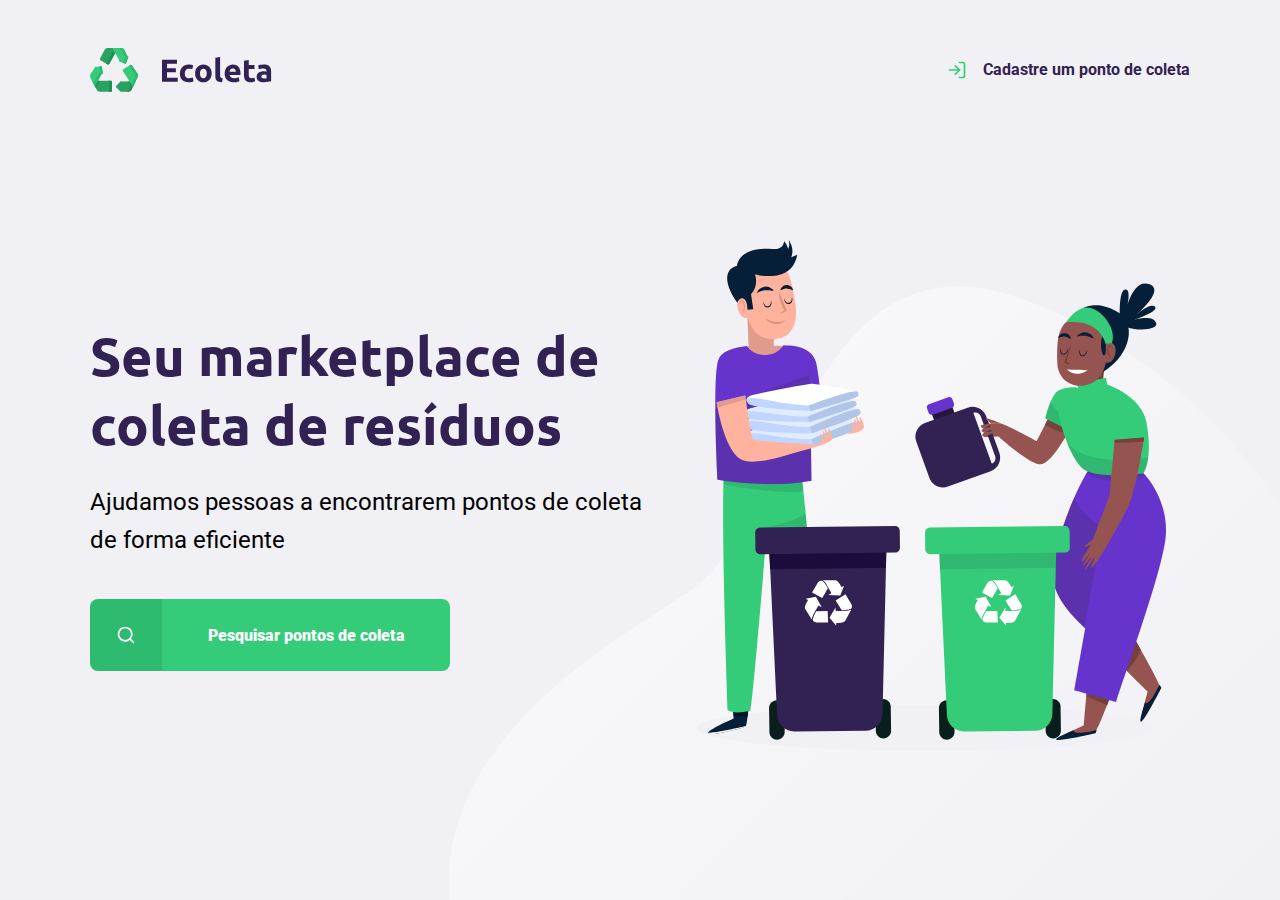
<file: index.html>
<!DOCTYPE html>
<html lang="pt_br">
<head>
    <meta charset="UTF-8">
    <meta http-equiv="X-UA-Compatible" content="IE=edge">
    <meta name="viewport" content="width=device-width, initial-scale=1.0">

    <link href="https://fonts.googleapis.com/css2?family=Roboto:wght@300;700&family=Ubuntu:wght@700&display=swap" rel="stylesheet">
    <link rel="stylesheet" href="/style/main.css">
    <link rel="stylesheet" href="/style/home.css">
    <link rel="stylesheet" href="/style/responsive.css">

    <title>Ecoleta</title>
</head>
<body>
    <div id="page-home">
        
        <div class="content">
            <header>
                <img src="/style/assets/logo.svg" alt="Logomarca">
                <a href="#">
                    <span></span>
                    Cadastre um ponto de coleta
                </a>
            </header>
            
            <main>
                <h1>Seu marketplace de coleta de resíduos</h1>
                
                <p>Ajudamos pessoas a encontrarem pontos de coleta de forma eficiente</p>
                
                <a href="#">
                    <span></span>
                    <strong>Pesquisar pontos de coleta</strong>
                </a>
            </main>
        
        </div>
    </div>

</body>
</html>
</file>
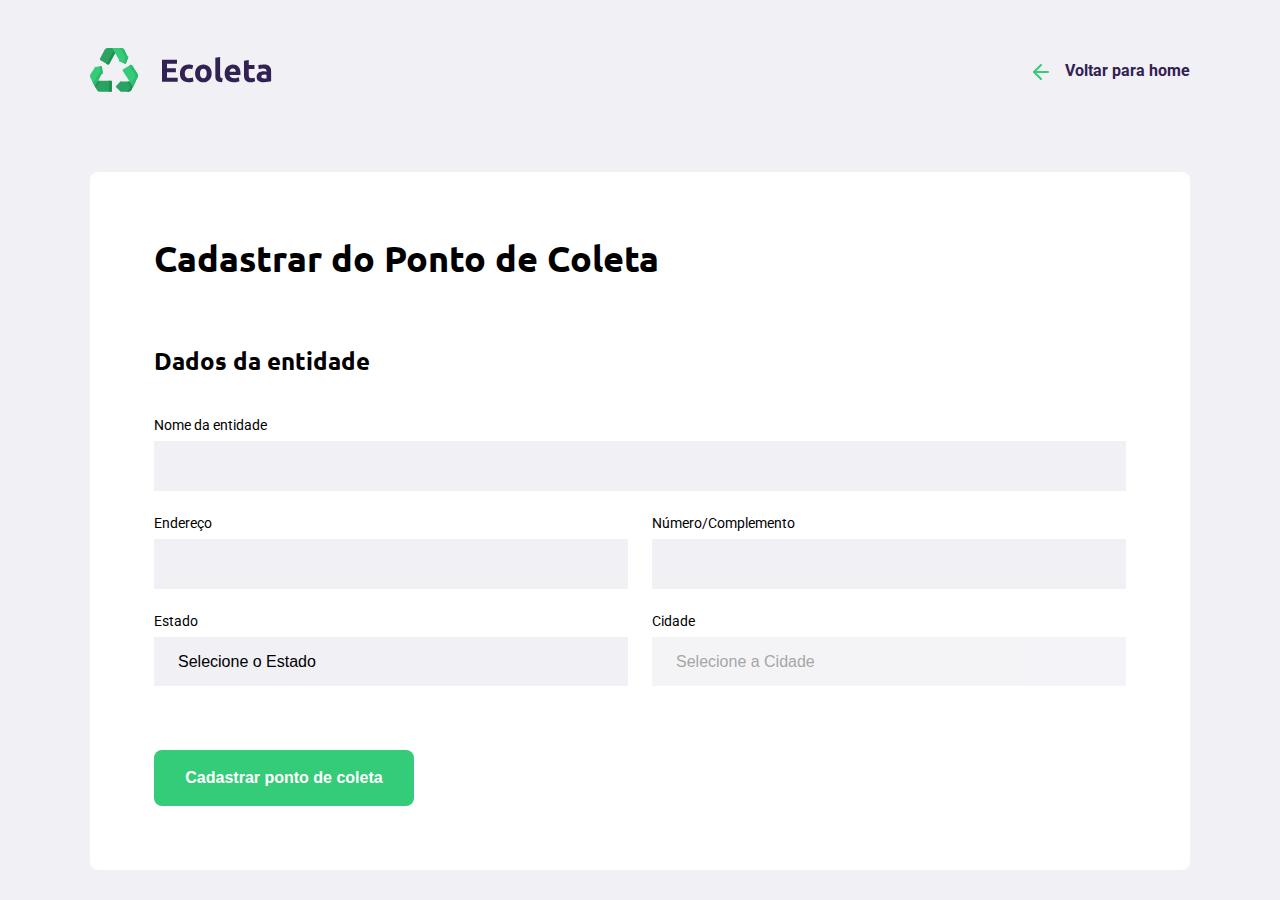
<file: create-point.html>
<!DOCTYPE html>
<html lang="pt_br">
<head>
    <meta charset="UTF-8">
    <meta http-equiv="X-UA-Compatible" content="IE=edge">
    <meta name="viewport" content="width=device-width, initial-scale=1.0">
    <title>Criar um ponto de coleta</title>

    <link href="https://fonts.googleapis.com/css2?family=Roboto:wght@300;700&family=Ubuntu:wght@700&display=swap" rel="stylesheet">

    <link rel="stylesheet" href="/style/main.css">
    <link rel="stylesheet" href="/style/create-point.css">
    <link rel="stylesheet" href="/style/responsive.css">

</head>
<body>

    <div id="page-create-point">
            
            <header>
                <img src="/style/assets/logo.svg" alt="Logomarca">
                <a href="#">
                    <span></span>
                    Voltar para home
                </a>
            </header>
            
            <form action="">
                <h1>Cadastrar do Ponto de Coleta</h1>
                
                <fieldset>
                    <legend>
                        <h2>Dados da entidade</h2>
                    </legend>

                    <div class="field">
                        <label for="name">Nome da entidade</label>
                        <input type="text" name="name">
                    </div>

                    <div class="field-group">
                        <div class="field">
                            <label for="address">Endereço</label>
                            <input type="text" name="address">
                        </div>

                        <div class="field">
                            <label for="address2">Número/Complemento</label>
                            <input type="number" name="address2">
                        </div>
                    </div>

                    <div class="field-group">
                        <div class="field">
                            <label for="state">Estado</label>
                            <select name="uf">
                                <option value="">Selecione o Estado</option>
                            </select>

                            <input type="hidden" name="state">
                        </div>

                        <div class="field">
                            <label for="city">Cidade</label>
                            <select name="city" disabled>
                                <option value="">Selecione a Cidade</option>
                            </select>
                        </div>  
                    </div>
                </fieldset>

                <button type="submit">Cadastrar ponto de coleta</button>
            </form>
         
    </div>

    <script src="/scripts/create-point.js"></script>
</body>
</html>
</file>
<file: style/main.css>
:root {
    --title-color: #322153;
    --primary-color: #34cb79;
}

* {
    margin: 0;
    padding: 0;
}

html {
    font-family: Roboto, sans-serif;
}

body {
    background: #f0f0f5;

    /*Fonte melhorada*/
    -webkit-font-smoothing: antialiased;
}

a {
    text-decoration: none;
}

h1, h2, h3, h4, h5, h6 {
    font-family: Ubuntu, sans-serif;
    color: --title-color;
}
</file>
<file: style/home.css>
#page-home {
    height: 100vh;
    
    background: url('../style/assets/home-background.svg') no-repeat;
    background-position: 35vw bottom;
}

#page-home .content {
    width: 90%;
    max-width: 1100px;

    height: 100%;

    margin: 0 auto;

    display: flex;
    flex-direction: column;
}

#page-home header {
    margin-top: 48px;

    display: flex;
    align-items: center;
    justify-content: space-between;
}

#page-home header a {
    display: flex;

    color: var(--title-color);
    font-weight: 700;
}

#page-home header a span{
    /*Necessário Heigth, width e display flex para revelação da imagem pelo bg-img*/
    background-image: url('../style/assets/log-in.svg');

    display: flex;
    
    margin-right: 16px;

    height: 20px;
    width: 20px;
}

#page-home main {
    max-width: 560px;

    flex: 1;

    display: flex;
    flex-direction: column;
    justify-content: center;
}

#page-home main h1{
    font-size: 54px;
    color: var(--title-color);
}

#page-home main p {
    font-size: 24px;

    /*Espaçamento entre linhas*/
    line-height: 38px;
    margin-top: 24px;
}

#page-home main a {
    width: 100%;
    max-width: 360px;
    height: 72px;

    border-radius: 8px;

    display: flex;
    align-items: center;

    margin-top: 40px;

    background: var(--primary-color);

    transition: 400ms;

    font-weight: bold;
    color: white;

}

#page-home main a:hover {
    background-color: #2fb86e;
}

#page-home main a span {
    width: 72px;
    height: 72px;

    border-top-left-radius: 8px;
    border-bottom-left-radius: 8px;

    background-color: rgba(0, 0, 0, 0.08);

    display: flex;
    align-items: center;
    justify-content: center;
}

#page-home main a span::after {
    content: "";
    background-image: url('/style/assets/search.svg');

    width: 20px;
    height: 20px;
}

#page-home main a strong {
    flex: 1;
    color: white;
    text-align: center;
}
</file>
<file: style/responsive.css>
@media (max-width: 900px) {
    #page-home {
        background-position-x: 70vw;
    }

    #page-home .content {
        align-items: center;
        text-align: center;
    }

    #page-home header a{
        position: absolute;
        bottom: 48px;
        left: 50%;
        transform: translateX(-50%);
    }

    #page-home main {
        align-items: center;
    }
}

@media (min-width: 1700px) {
    #page-home {
        background-position-x: 40vw;
    }
}

@media (max-height) {
    #page-home {
        background-position-y: 200px;
    }
}
</file>
<file: style/create-point.css>
#page-create-point {
    width: 90%;
    max-width: 1100px;

    margin: 0 auto;
}

#page-create-point header{
    margin-top: 48px;

    display: flex;
    align-items: center;
    justify-content: space-between;
}

#page-create-point header a{
    color: var(--title-color);
    font-weight: bold;

    display: flex;
    align-items: center;
}

#page-create-point header a span{
    margin-right: 16px;
    background-image: url('/style//assets/arrow-left.svg');

    display: flex;

    width: 20px;
    height: 20px;
}

form {
    background-color: white;

    margin-top: 80px;
    padding: 64px;

    border-radius: 8px;

    box-sizing: border-box;
}

form h1 {
    font-size: 36px;
}

form fieldset {
    margin-top: 64px;

    border: 0;
}

form legend {
    margin-bottom: 40px;
}

form legend h2 {
    font-size: 24px;
}

form .field {
    flex: 1;
    display: flex;
    flex-direction: column;

    margin-bottom: 24px;
}

form .field-group {
    display: flex;
}

form input, form select {
    background-color: #f0f0f5;

    border: 0;
    padding: 16px 24px;

    font-size: 16px;

}

form select {

    /*Reseta a estylização do browser - Aparentemente em relação ao select*/
    -webkit-appearance: none;
    -moz-appearance: none;
    appearance: none;
}

form label {
    font-size: 14px;
    margin-bottom: 8px;
}

form .field-group .field + .field {
    margin-left: 24px;
}

form button {
    width: 260px;
    height: 56px;

    background-color: var(--primary-color);
    border-radius: 8px;

    color: white;

    font-weight: bold;
    font-size: 16px;

    border: 0;

    margin-top: 40px;

    transition: background-color 400ms;
}

form button:hover {
    background-color: #2fb86e;
}
</file>
